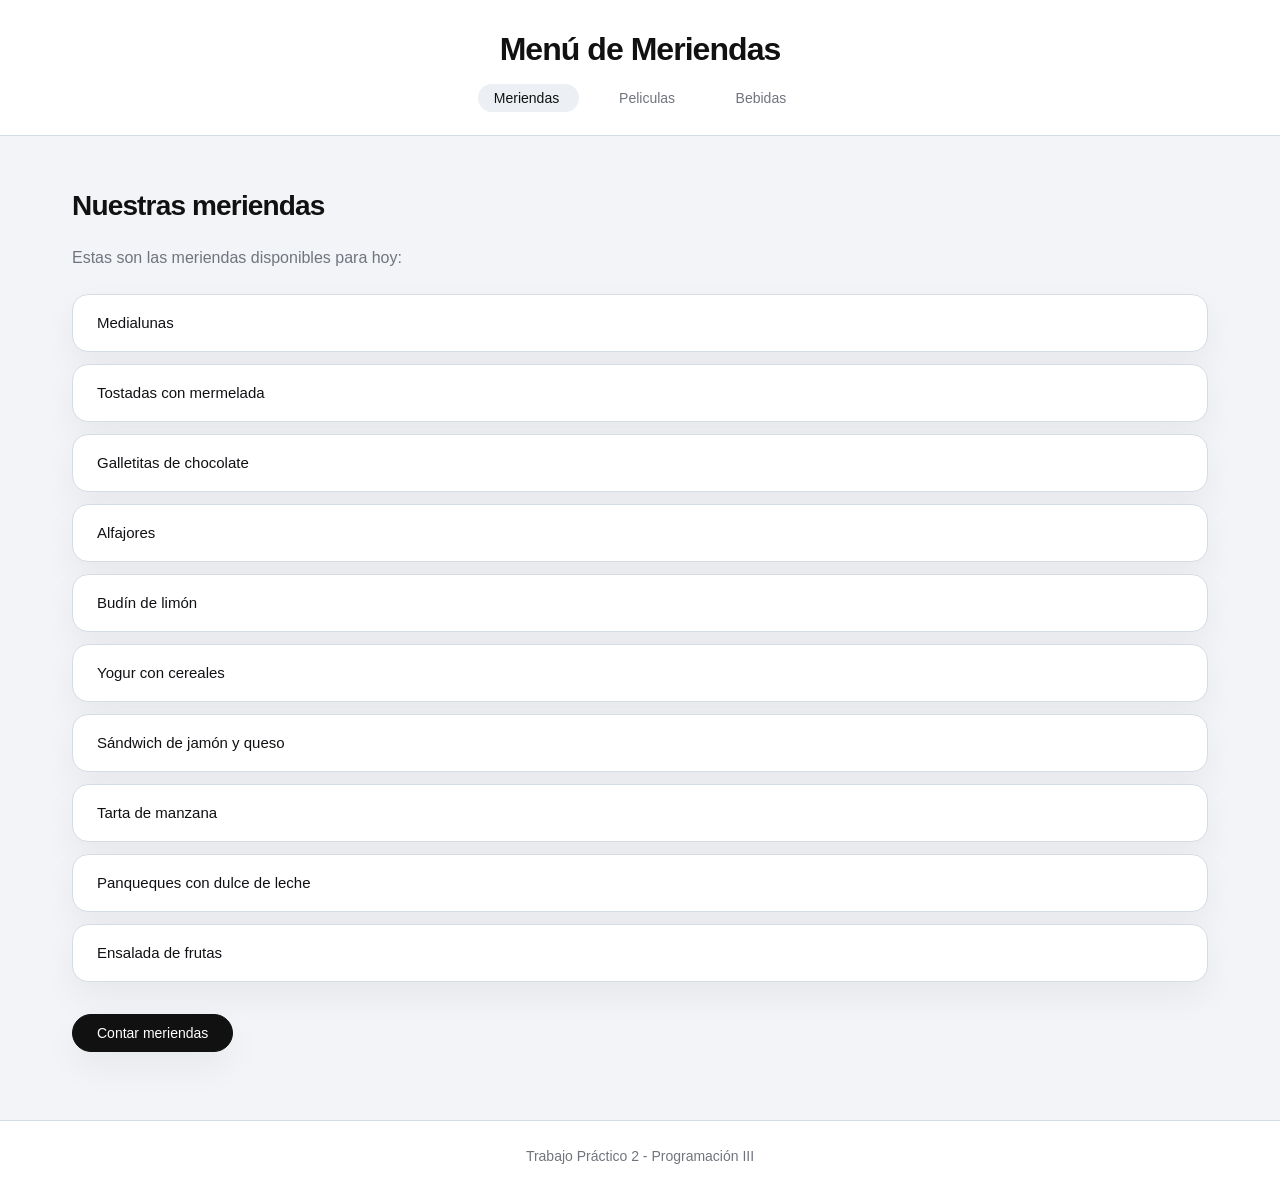
<file: index.html>
<!DOCTYPE html>
<html lang="es">
<head>
    <meta charset="UTF-8">
    <meta name="viewport" content="width=device-width, initial-scale=1.0">
    <title>Menú de Meriendas</title>
    <link rel="stylesheet" href="css/styles.css">
</head>
<body>
    <header>
        <h1>Menú de Meriendas</h1>
        <nav>
            <a href="index.html" class="active">Meriendas
            <a href="destacados.html">Peliculas</a>
            <a href="listado.html">Bebidas</a>
        </nav>
    </header>

    <main>
        <h2>Nuestras meriendas</h2>
        <p>Estas son las meriendas disponibles para hoy:</p>

        <ul id="lista-meriendas" class="lista-meriendas">
        </ul>

        <div class="botones">
            <button id="btn-contar" class="btn">Contar meriendas</button>
        </div>

        <div id="resultado" class="resultado" style="display: none;"></div>
    </main>

    <footer>
        <p>Trabajo Práctico 2 - Programación III</p>
    </footer>

    <script src="js/index.js"></script>
</body>
</html>
</file>
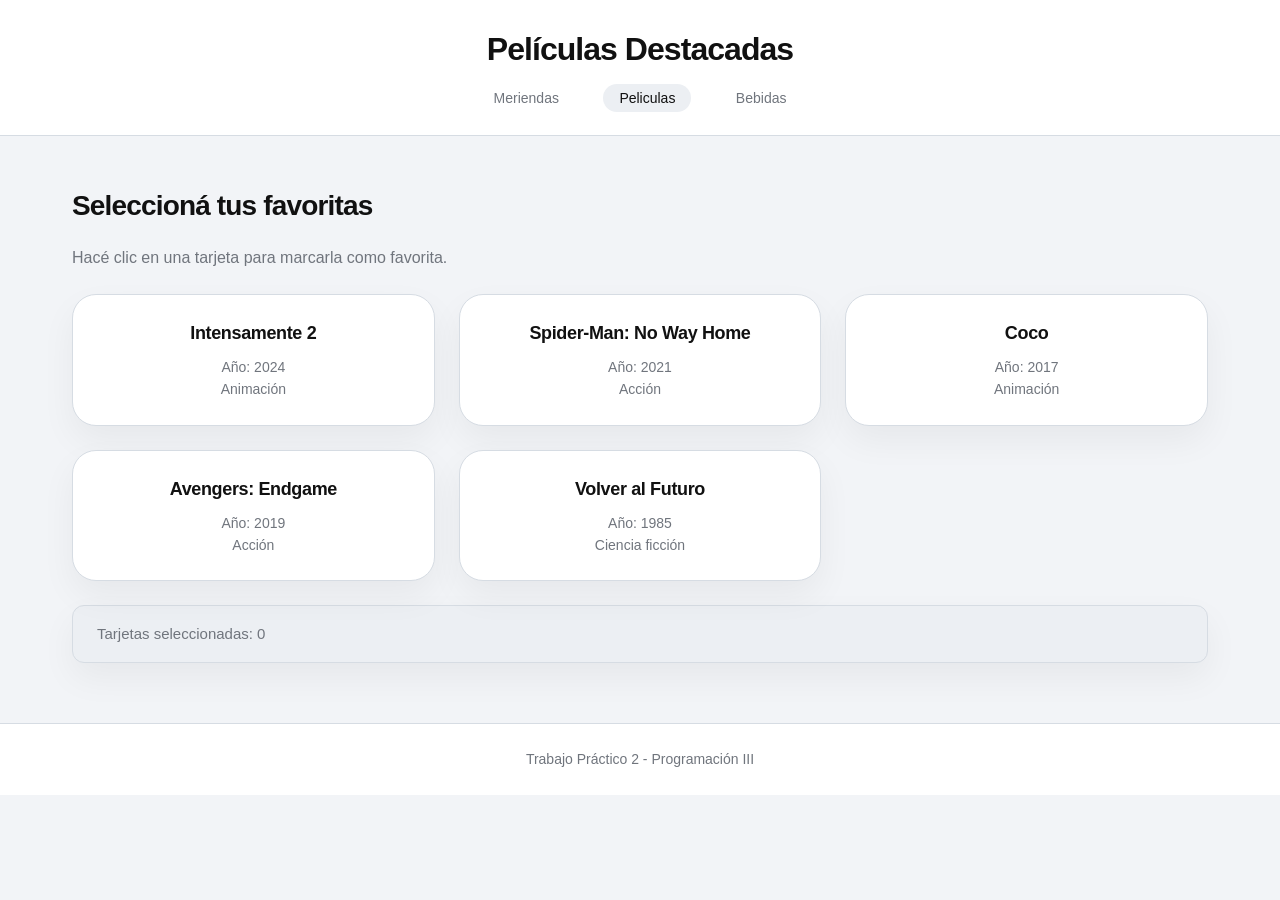
<file: destacados.html>
<!DOCTYPE html>
<html lang="es">
<head>
    <meta charset="UTF-8">
    <meta name="viewport" content="width=device-width, initial-scale=1.0">
    <title>Destacados</title>
    <link rel="stylesheet" href="css/styles.css">
</head>
<body>
    <header>
        <h1>Películas Destacadas</h1>
        <nav>
            <a href="index.html">Meriendas</a>
            <a href="destacados.html" class="active">Peliculas</a>
            <a href="listado.html">Bebidas</a>
        </nav>
    </header>

    <main>
        <h2>Seleccioná tus favoritas</h2>
        <p>Hacé clic en una tarjeta para marcarla como favorita.</p>

        <div id="contenedor-tarjetas" class="contenedor-tarjetas">
        </div>

        <p id="contador" class="resultado">Tarjetas seleccionadas: 0</p>
    </main>

    <footer>
        <p>Trabajo Práctico 2 - Programación III</p>
    </footer>

    <script src="js/destacados.js"></script>
</body>
</html>
</file>
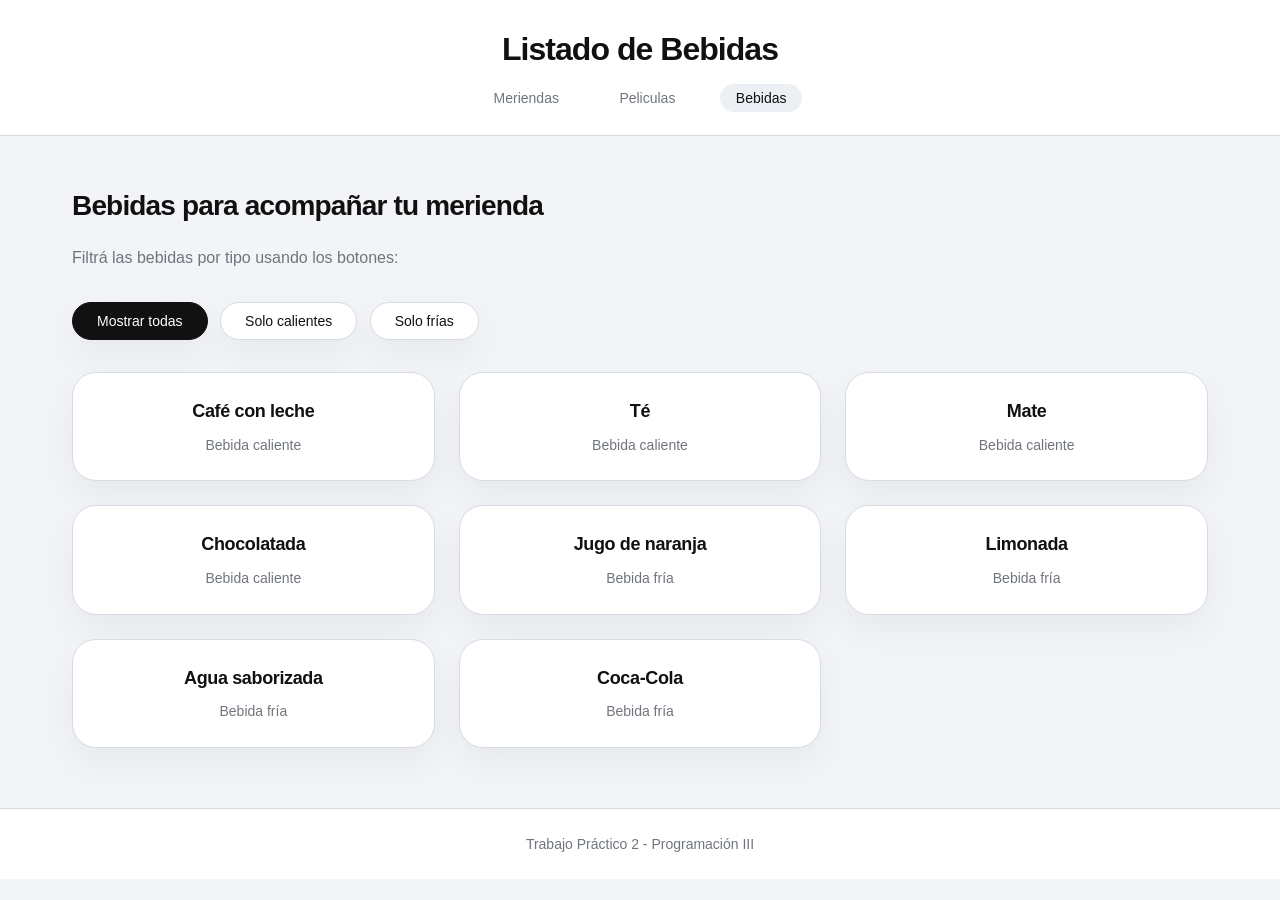
<file: listado.html>
<!DOCTYPE html>
<html lang="es">
<head>
    <meta charset="UTF-8">
    <meta name="viewport" content="width=device-width, initial-scale=1.0">
    <title>Listado de Bebidas</title>
    <link rel="stylesheet" href="css/styles.css">
</head>
<body>
    <header>
        <h1>Listado de Bebidas</h1>
        <nav>
            <a href="index.html">Meriendas</a>
            <a href="destacados.html">Peliculas</a>
            <a href="listado.html" class="active">Bebidas</a>
        </nav>
    </header>

    <main>
        <h2>Bebidas para acompañar tu merienda</h2>
        <p>Filtrá las bebidas por tipo usando los botones:</p>

        <div class="botones">
            <button id="btn-todas" class="btn">Mostrar todas</button>
            <button id="btn-calientes" class="btn btn-filtro">Solo calientes</button>
            <button id="btn-frias" class="btn btn-filtro">Solo frías</button>
        </div>

        <div id="contenedor-bebidas" class="contenedor-tarjetas">
        </div>
    </main>

    <footer>
        <p>Trabajo Práctico 2 - Programación III</p>
    </footer>

    <script src="js/listado.js"></script>
</body>
</html>
</file>
<file: css/styles.css>
:root {
    --color-primary: #111111;
    --color-secondary: #E5E8EC;
    --color-background: #F2F4F7;
    --color-surface: #FFFFFF;
    --color-surface-alt: #ECEFF3;
    --color-text-primary: #101114;
    --color-text-secondary: #70757D;
    --color-border: #D6DCE3;
    --color-accent: #000000;
    
    --font-heading: 'Space Grotesk', sans-serif;
    --font-body: 'Inter', sans-serif;
    
    --shadow-soft: 0px 15px 35px rgba(0, 0, 0, 0.05);
    --transition-default: 0.3s ease;
    --border-radius-card: 24px;
}

* {
    margin: 0;
    padding: 0;
    box-sizing: border-box;
}

body {
    font-family: var(--font-body);
    background-color: var(--color-background);
    color: var(--color-text-primary);
    line-height: 1.6;
}

header {
    background-color: var(--color-surface);
    border-bottom: 1px solid var(--color-border);
    padding: 24px 32px;
    text-align: center;
}

header h1 {
    font-family: var(--font-heading);
    font-size: 32px;
    font-weight: 800;
    letter-spacing: -0.03em;
    color: var(--color-primary);
    margin-bottom: 10px;
}

nav {
    margin-top: 8px;
}

nav a {
    font-family: var(--font-body);
    font-weight: 500;
    color: var(--color-text-secondary);
    text-decoration: none;
    margin: 0 12px;
    padding: 6px 16px;
    font-size: 14px;
    border-radius: 999px;
    transition: var(--transition-default);
}

nav a:hover, nav a.active {
    color: var(--color-primary);
    background-color: var(--color-surface-alt);
}

main {
    max-width: 1200px;
    margin: 48px auto;
    padding: 0 32px;
}

main h2 {
    font-family: var(--font-heading);
    font-size: 28px;
    font-weight: 700;
    letter-spacing: -0.03em;
    color: var(--color-primary);
    margin-bottom: 16px;
}

main p {
    color: var(--color-text-secondary);
    margin-bottom: 24px;
}

.btn {
    font-family: var(--font-body);
    font-weight: 500;
    font-size: 14px;
    background-color: var(--color-primary);
    color: white;
    border: 1px solid var(--color-primary);
    padding: 10px 24px;
    cursor: pointer;
    border-radius: 999px;
    margin: 8px 8px 8px 0;
    box-shadow: var(--shadow-soft);
    transition: var(--transition-default);
}

.btn:hover {
    background-color: var(--color-accent);
    transform: translateY(-1px);
}

.btn-filtro {
    background-color: var(--color-surface);
    color: var(--color-primary);
    border: 1px solid var(--color-border);
}

.btn-filtro:hover {
    background-color: var(--color-surface-alt);
}

.lista-meriendas {
    list-style: none;
    padding: 0;
    margin-bottom: 24px;
}

.lista-meriendas li {
    background-color: var(--color-surface);
    border: 1px solid var(--color-border);
    border-radius: 16px;
    padding: 16px 24px;
    margin-bottom: 12px;
    font-size: 15px;
    box-shadow: var(--shadow-soft);
    transition: var(--transition-default);
}

.lista-meriendas li:hover {
    transform: translateX(4px);
    border-color: var(--color-text-secondary);
}

.contenedor-tarjetas {
    display: flex;
    flex-wrap: wrap;
    gap: 24px;
    margin-top: 24px;
    margin-bottom: 24px;
}

.tarjeta {
    background-color: var(--color-surface);
    border: 1px solid var(--color-border);
    border-radius: var(--border-radius-card);
    padding: 24px;
    width: calc(33.333% - 16px);
    min-width: 250px;
    text-align: center;
    box-shadow: var(--shadow-soft);
    transition: var(--transition-default);
}

.tarjeta h3 {
    font-family: var(--font-heading);
    font-size: 18px;
    font-weight: 700;
    letter-spacing: -0.02em;
    margin-bottom: 8px;
    color: var(--color-primary);
}

.tarjeta p {
    font-size: 14px;
    color: var(--color-text-secondary);
    margin-bottom: 0;
}

.tarjeta-clickeable {
    cursor: pointer;
}

.tarjeta-clickeable:hover {
    transform: scale(1.03);
    border-color: var(--color-text-secondary);
}

.tarjeta.seleccionada {
    background-color: var(--color-primary);
    border-color: var(--color-primary);
}

.tarjeta.seleccionada h3 {
    color: var(--color-surface);
}

.tarjeta.seleccionada p {
    color: var(--color-secondary);
}

.resultado {
    margin-top: 24px;
    padding: 16px 24px;
    background-color: var(--color-surface-alt);
    border-radius: 12px;
    font-size: 15px;
    font-weight: 500;
    border: 1px solid var(--color-border);
    box-shadow: var(--shadow-soft);
}

.botones {
    margin: 20px 0;
}

footer {
    text-align: center;
    padding: 24px;
    margin-top: 60px;
    background-color: var(--color-surface);
    color: var(--color-text-secondary);
    font-size: 14px;
    border-top: 1px solid var(--color-border);
}

@media (max-width: 768px) {
    .tarjeta {
        width: calc(50% - 12px);
    }
}

@media (max-width: 480px) {
    .tarjeta {
        width: 100%;
    }
    nav a {
        margin: 0 4px;
        padding: 4px 10px;
        font-size: 12px;
    }
}
</file>
